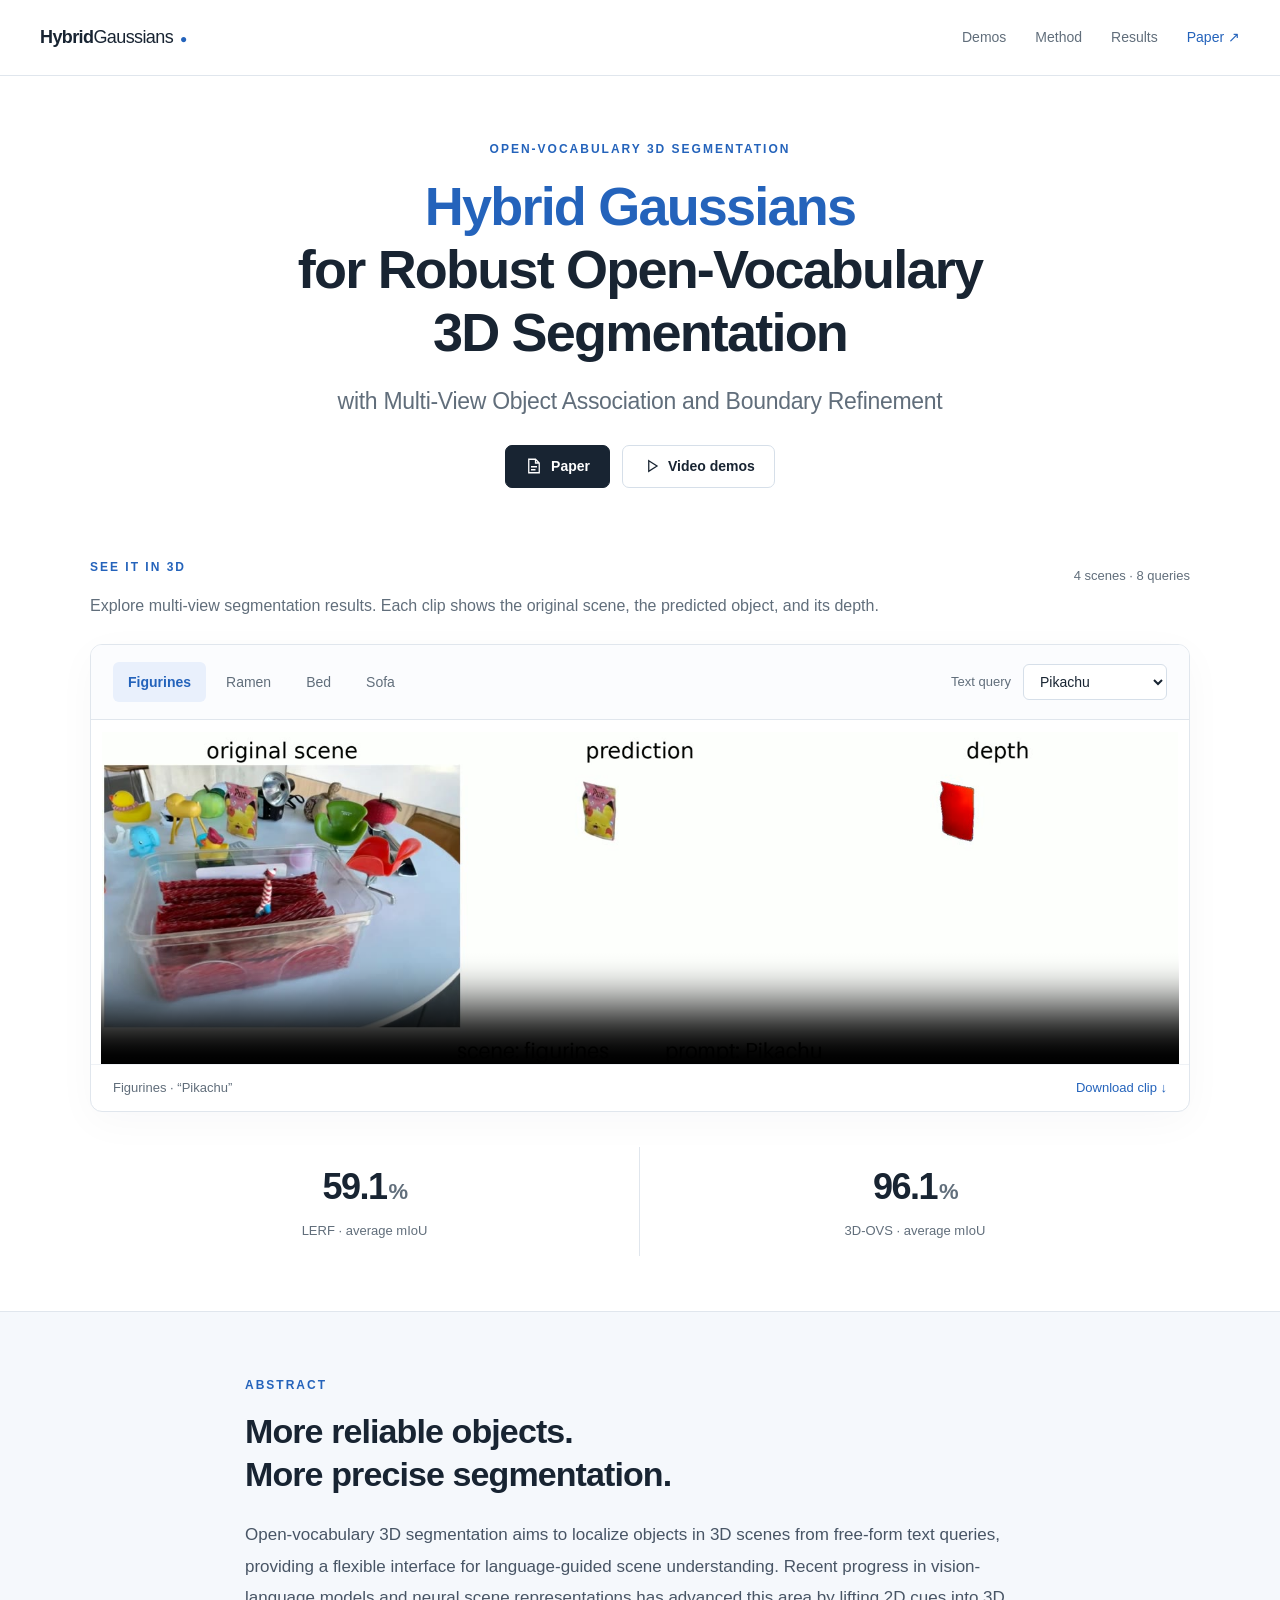
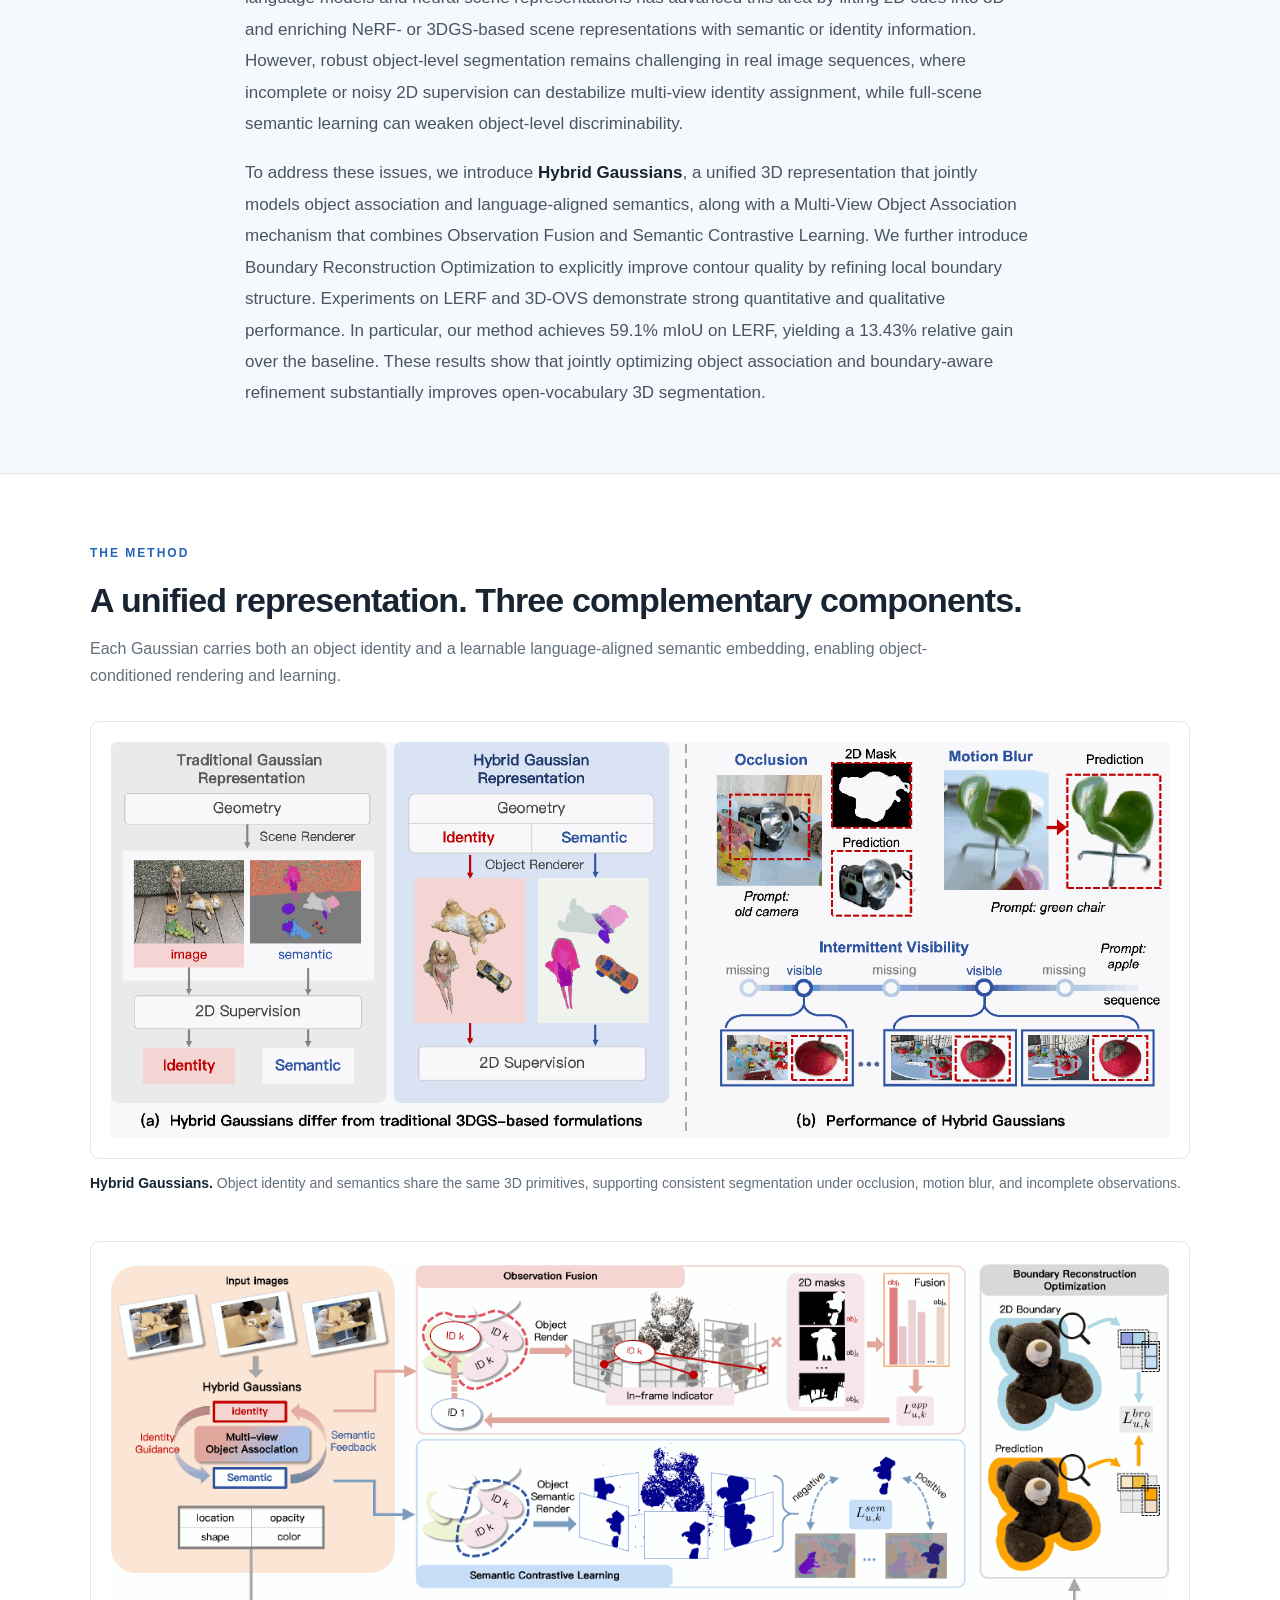
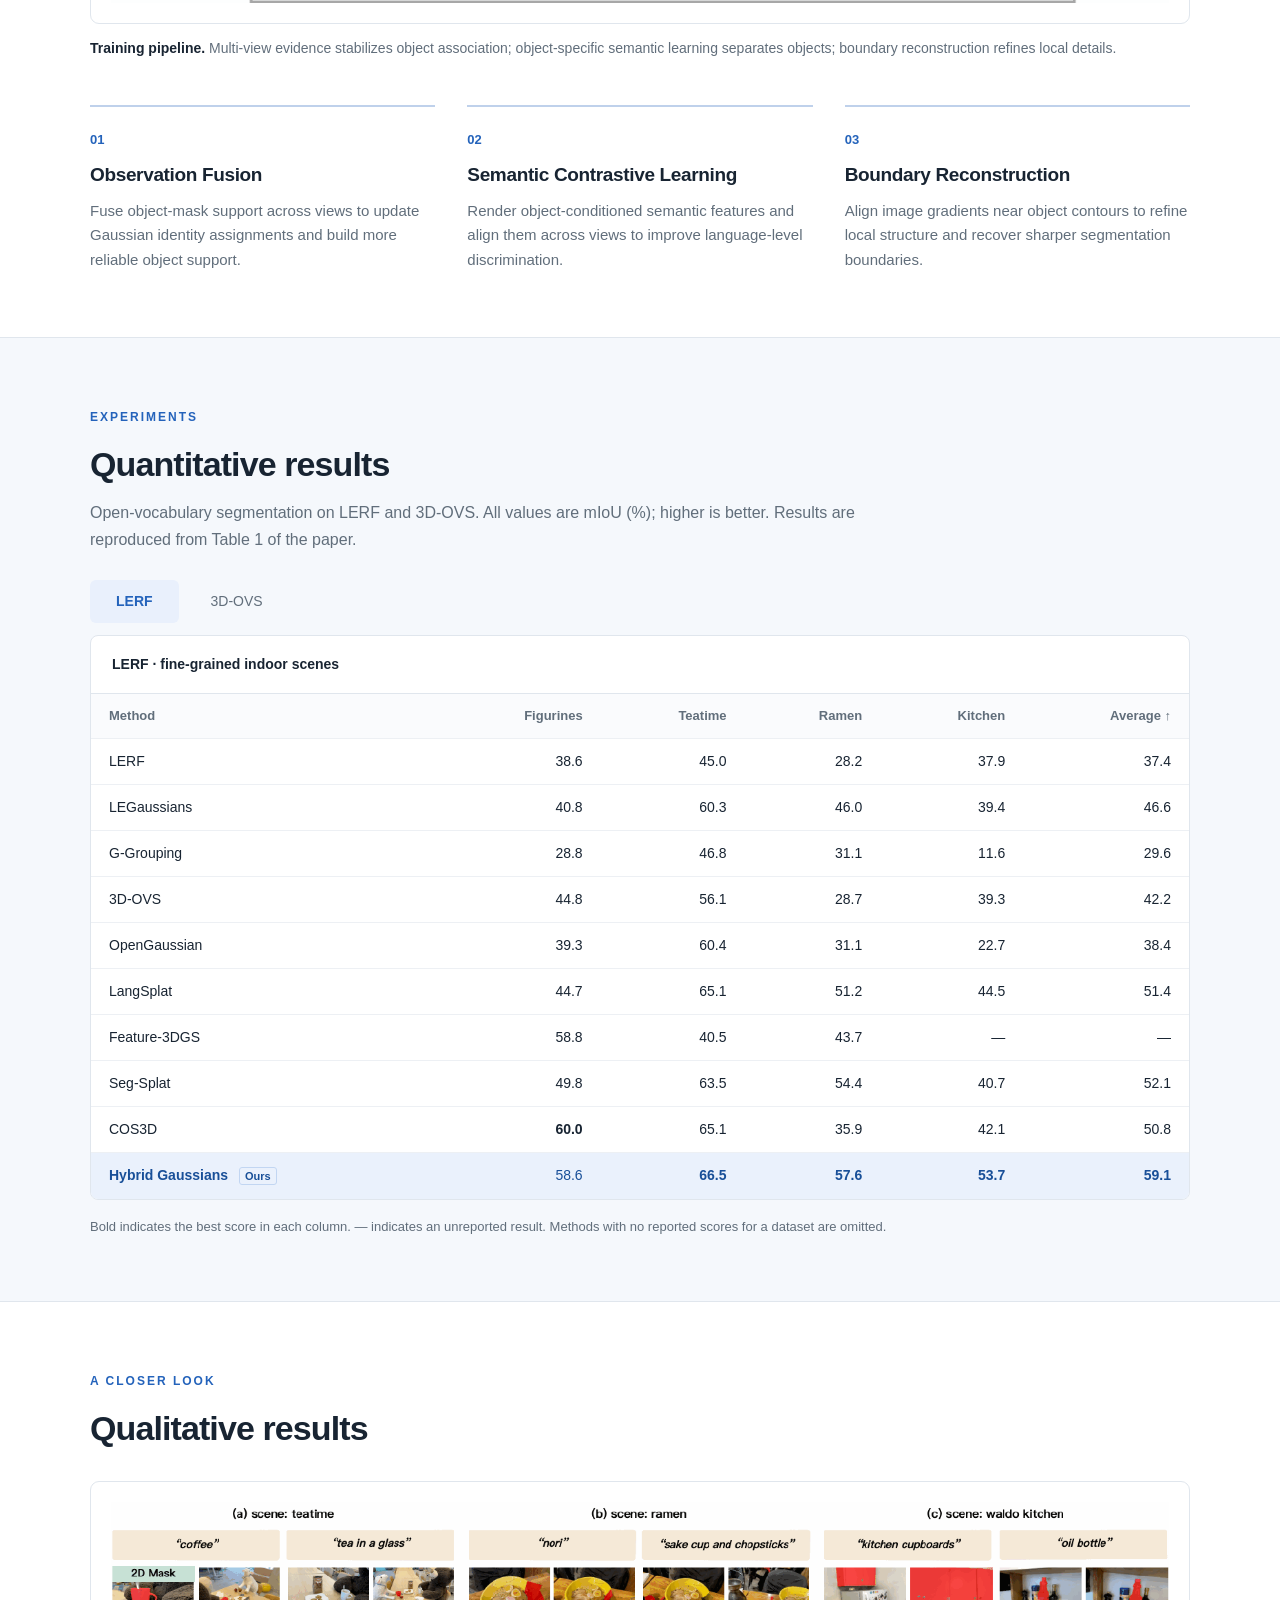
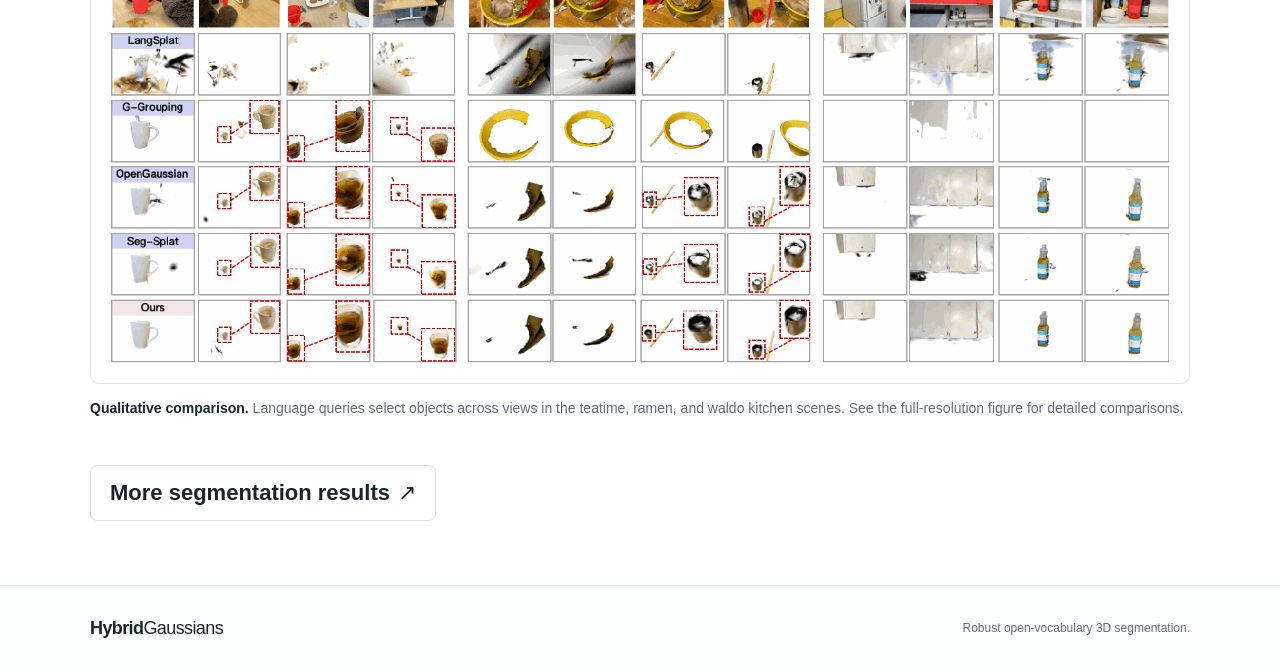
<file: index.html>
<!doctype html>
<html lang="en">
<head>
  <meta charset="utf-8"><meta name="viewport" content="width=device-width, initial-scale=1">
  <title>Hybrid Gaussians | Robust Open-Vocabulary 3D Segmentation</title>
  <meta name="description" content="Hybrid Gaussians for Robust Open-Vocabulary 3D Segmentation with Multi-View Object Association and Boundary Refinement. Research paper, results, and eight multi-view video demonstrations.">
  <meta name="theme-color" content="#ffffff">
  <meta property="og:title" content="Hybrid Gaussians for Robust Open-Vocabulary 3D Segmentation">
  <meta property="og:description" content="Unifying object identity and language-aligned semantics for consistent 3D segmentation and sharper boundaries.">
  <meta property="og:type" content="website">
  <link rel="canonical" href="https://nora202.github.io/hybridgaussians/">
  <link rel="stylesheet" href="styles.css?v=button-22px"><script src="script.js" defer></script>
</head>
<body>
<a class="skip" href="#main">Skip to content</a>
<header class="site-header"><a class="wordmark" href="#">Hybrid<span>Gaussians</span><span class="mark" aria-hidden="true">●</span></a><nav aria-label="Main navigation"><a href="#demos">Demos</a><a href="#method">Method</a><a href="#results">Results</a><a href="assets/papers/view.pdf">Paper <span aria-hidden="true">↗</span></a></nav></header>
<main id="main">
<section class="hero wrap">
  <p class="eyebrow">OPEN-VOCABULARY 3D SEGMENTATION</p>
  <h1><span>Hybrid Gaussians</span><br>for Robust Open-Vocabulary<br class="desktop-break"> 3D Segmentation</h1>
  <p class="subtitle">with Multi-View Object Association<br class="mobile-break"> and Boundary Refinement</p>
  <div class="resources"><a class="button primary" href="assets/papers/view.pdf"><svg viewBox="0 0 24 24" fill="none" stroke="currentColor" stroke-width="1.7" aria-hidden="true"><path d="M14 3H5v18h14V8zM14 3v5h5M8 13h8M8 17h6"/></svg>Paper</a><a class="button" href="#demos"><svg viewBox="0 0 24 24" fill="none" stroke="currentColor" stroke-width="1.7" aria-hidden="true"><path d="m9 5 11 7-11 7z"/></svg>Video demos</a></div>
</section>
<section id="demos" class="wrap demo-section" aria-label="Video demos">
  <div class="section-top"><div><p class="eyebrow">SEE IT IN 3D</p></div><span class="section-note">4 scenes · 8 queries</span></div>
  <p class="intro">Explore multi-view segmentation results. Each clip shows the original scene, the predicted object, and its depth.</p>
  <div class="demo-panel">
    <div class="demo-controls"><div class="scene-options" role="group" aria-label="Choose a scene"><button class="scene active" data-scene="figurines" aria-pressed="true">Figurines</button><button class="scene" data-scene="ramen" aria-pressed="false">Ramen</button><button class="scene" data-scene="bed" aria-pressed="false">Bed</button><button class="scene" data-scene="sofa" aria-pressed="false">Sofa</button></div><div class="query-control"><label for="query">Text query</label><select id="query"><option value="Pikachu">Pikachu</option><option value="jake">jake</option></select></div></div>
    <div class="video-stage"><video id="demo-video" controls muted loop playsinline preload="metadata" poster="assets/images/figurines-Pikachu.jpg" aria-label="Figurines scene, Pikachu query: original scene, prediction, and depth"><source src="assets/videos/scene_figurines_prompt_Pikachu.mp4" type="video/mp4">Your browser does not support video. <a href="assets/videos/scene_figurines_prompt_Pikachu.mp4">Download the demo.</a></video></div>
    <div class="demo-caption"><span id="demo-caption" aria-live="polite">Figurines · “Pikachu”</span><a id="video-download" href="assets/videos/scene_figurines_prompt_Pikachu.mp4" download>Download clip <span aria-hidden="true">↓</span></a></div>
    <p id="video-status" role="status" hidden></p>
  </div>
  <noscript><p>All videos: <a href="assets/videos/scene_figurines_prompt_jake.mp4">jake</a> · <a href="assets/videos/scene_figurines_prompt_Pikachu.mp4">Pikachu</a> · <a href="assets/videos/scene_ramen_prompt_eggs.mp4">eggs</a> · <a href="assets/videos/scene_ramen_prompt_pork_belly.mp4">pork belly</a> · <a href="assets/videos/scene_bed_prompt_camera.mp4">camera</a> · <a href="assets/videos/scene_bed_prompt_shoe.mp4">shoe</a> · <a href="assets/videos/scene_sofa_prompt_Gundam.mp4">Gundam</a> · <a href="assets/videos/scene_sofa_prompt_UNO_cards.mp4">UNO cards</a>.</p></noscript>
  <div class="metrics"><div><strong>59.1<span>%</span></strong><p>LERF · average mIoU</p></div><div><strong>96.1<span>%</span></strong><p>3D-OVS · average mIoU</p></div></div>
</section>
<section id="abstract" class="abstract-band"><div class="reading"><p class="eyebrow">ABSTRACT</p><h2>More reliable objects.<br>More precise segmentation.</h2><p>Open-vocabulary 3D segmentation aims to localize objects in 3D scenes from free-form text queries, providing a flexible interface for language-guided scene understanding. Recent progress in vision-language models and neural scene representations has advanced this area by lifting 2D cues into 3D and enriching NeRF- or 3DGS-based scene representations with semantic or identity information. However, robust object-level segmentation remains challenging in real image sequences, where incomplete or noisy 2D supervision can destabilize multi-view identity assignment, while full-scene semantic learning can weaken object-level discriminability.</p><p>To address these issues, we introduce <strong>Hybrid Gaussians</strong>, a unified 3D representation that jointly models object association and language-aligned semantics, along with a Multi-View Object Association mechanism that combines Observation Fusion and Semantic Contrastive Learning. We further introduce Boundary Reconstruction Optimization to explicitly improve contour quality by refining local boundary structure. Experiments on LERF and 3D-OVS demonstrate strong quantitative and qualitative performance. In particular, our method achieves 59.1% mIoU on LERF, yielding a 13.43% relative gain over the baseline. These results show that jointly optimizing object association and boundary-aware refinement substantially improves open-vocabulary 3D segmentation.</p></div></section>
<section id="method" class="wrap content-section"><p class="eyebrow">THE METHOD</p><h2>A unified representation. Three complementary components.</h2><p class="intro">Each Gaussian carries both an object identity and a learnable language-aligned semantic embedding, enabling object-conditioned rendering and learning.</p>
  <figure class="paper-figure"><a href="assets/images/overview.png" target="_blank" rel="noopener" aria-label="Open the representation overview at full resolution"><img src="assets/images/overview.png" alt="Traditional Gaussian attributes compared with the hybrid identity and semantic representation, with examples of occlusion, motion blur, and intermittent visibility." width="1537" height="580" loading="lazy"></a><figcaption><strong>Hybrid Gaussians.</strong> Object identity and semantics share the same 3D primitives, supporting consistent segmentation under occlusion, motion blur, and incomplete observations.</figcaption></figure>
  <figure class="paper-figure pipeline"><a href="assets/papers/pipeline.pdf" target="_blank" rel="noopener" aria-label="Open the training pipeline at full resolution"><img src="assets/images/training-pipeline.png" alt="Training pipeline linking input images and hybrid Gaussians to observation fusion, semantic contrastive learning, and boundary reconstruction optimization." width="2600" height="838" loading="lazy"></a><figcaption><strong>Training pipeline.</strong> Multi-view evidence stabilizes object association; object-specific semantic learning separates objects; boundary reconstruction refines local details.</figcaption></figure>
  <div class="method-grid"><article><span class="step">01</span><h3>Observation Fusion</h3><p>Fuse object-mask support across views to update Gaussian identity assignments and build more reliable object support.</p></article><article><span class="step">02</span><h3>Semantic Contrastive Learning</h3><p>Render object-conditioned semantic features and align them across views to improve language-level discrimination.</p></article><article><span class="step">03</span><h3>Boundary Reconstruction</h3><p>Align image gradients near object contours to refine local structure and recover sharper segmentation boundaries.</p></article></div>
</section>
<section id="results" class="results-band"><div class="wrap content-section"><p class="eyebrow">EXPERIMENTS</p><h2>Quantitative results</h2><p class="intro">Open-vocabulary segmentation on LERF and 3D-OVS. All values are mIoU (%); higher is better. Results are reproduced from Table 1 of the paper.</p>
<div class="table-tabs" role="group" aria-label="Choose benchmark"><button class="benchmark active" data-benchmark="lerf" aria-pressed="true">LERF</button><button class="benchmark" data-benchmark="ovs" aria-pressed="false">3D-OVS</button></div>
<div id="lerf-table" class="table-scroll" role="region" aria-label="LERF results" tabindex="0"><table><caption>LERF · fine-grained indoor scenes</caption><thead><tr><th scope="col">Method</th><th scope="col">Figurines</th><th scope="col">Teatime</th><th scope="col">Ramen</th><th scope="col">Kitchen</th><th scope="col">Average ↑</th></tr></thead><tbody>
<tr><th scope="row">LERF</th><td>38.6</td><td>45.0</td><td>28.2</td><td>37.9</td><td>37.4</td></tr>
<tr><th scope="row">LEGaussians</th><td>40.8</td><td>60.3</td><td>46.0</td><td>39.4</td><td>46.6</td></tr>
<tr><th scope="row">G-Grouping</th><td>28.8</td><td>46.8</td><td>31.1</td><td>11.6</td><td>29.6</td></tr>
<tr><th scope="row">3D-OVS</th><td>44.8</td><td>56.1</td><td>28.7</td><td>39.3</td><td>42.2</td></tr>
<tr><th scope="row">OpenGaussian</th><td>39.3</td><td>60.4</td><td>31.1</td><td>22.7</td><td>38.4</td></tr>
<tr><th scope="row">LangSplat</th><td>44.7</td><td>65.1</td><td>51.2</td><td>44.5</td><td>51.4</td></tr>
<tr><th scope="row">Feature-3DGS</th><td>58.8</td><td>40.5</td><td>43.7</td><td>—</td><td>—</td></tr>
<tr><th scope="row">Seg-Splat</th><td>49.8</td><td>63.5</td><td>54.4</td><td>40.7</td><td>52.1</td></tr>
<tr><th scope="row">COS3D</th><td><strong>60.0</strong></td><td>65.1</td><td>35.9</td><td>42.1</td><td>50.8</td></tr>
<tr class="ours"><th scope="row">Hybrid Gaussians <span>Ours</span></th><td>58.6</td><td><strong>66.5</strong></td><td><strong>57.6</strong></td><td><strong>53.7</strong></td><td><strong>59.1</strong></td></tr>
</tbody></table></div>
<div id="ovs-table" class="table-scroll" role="region" aria-label="3D-OVS results" tabindex="0"><table><caption>3D-OVS · language-driven scene segmentation</caption><thead><tr><th scope="col">Method</th><th scope="col">Bed</th><th scope="col">Bench</th><th scope="col">Room</th><th scope="col">Sofa</th><th scope="col">Lawn</th><th scope="col">Average ↑</th></tr></thead><tbody>
<tr><th scope="row">LERF</th><td>73.5</td><td>53.2</td><td>46.6</td><td>27.0</td><td>73.7</td><td>54.8</td></tr>
<tr><th scope="row">ODISE</th><td>52.6</td><td>24.1</td><td>52.5</td><td>48.3</td><td>39.8</td><td>43.5</td></tr>
<tr><th scope="row">OV-Seg</th><td>79.8</td><td>88.9</td><td>71.4</td><td>66.1</td><td>81.2</td><td>77.5</td></tr>
<tr><th scope="row">LEGaussians</th><td>52.8</td><td>61.3</td><td>51.8</td><td>42.0</td><td>59.6</td><td>53.5</td></tr>
<tr><th scope="row">G-Grouping</th><td>64.5</td><td><strong>95.6</strong></td><td>96.4</td><td>91.3</td><td><strong>97.0</strong></td><td>89.0</td></tr>
<tr><th scope="row">3D-OVS</th><td>89.5</td><td>89.3</td><td>92.8</td><td>74.0</td><td>88.2</td><td>86.8</td></tr>
<tr><th scope="row">LangSplat</th><td>92.5</td><td>94.2</td><td>94.1</td><td>90.0</td><td>96.1</td><td>93.4</td></tr>
<tr><th scope="row">Feature-3DGS</th><td>83.5</td><td>90.7</td><td>84.7</td><td>86.9</td><td>93.4</td><td>87.8</td></tr>
<tr><th scope="row">Laser</th><td>91.4</td><td>88.3</td><td>92.8</td><td>86.0</td><td>88.2</td><td>89.3</td></tr>
<tr><th scope="row">SAGA</th><td><strong>97.4</strong></td><td>95.4</td><td>96.8</td><td>93.5</td><td>96.6</td><td>96.0</td></tr>
<tr><th scope="row">Seg-Splat</th><td>95.8</td><td>95.1</td><td>78.4</td><td>94.1</td><td>93.0</td><td>91.3</td></tr>
<tr class="ours"><th scope="row">Hybrid Gaussians <span>Ours</span></th><td>96.4</td><td>94.9</td><td><strong>98.0</strong></td><td><strong>94.5</strong></td><td>96.8</td><td><strong>96.1</strong></td></tr>
</tbody></table></div><p class="table-note">Bold indicates the best score in each column. — indicates an unreported result. Methods with no reported scores for a dataset are omitted.</p>
</div></section>
<section class="wrap content-section"><p class="eyebrow">A CLOSER LOOK</p><h2>Qualitative results</h2><figure class="paper-figure"><a href="assets/images/comparisons.png" target="_blank" rel="noopener" aria-label="Open qualitative comparisons at full resolution"><img src="assets/images/comparisons.png" alt="Multi-view segmentation comparisons on teatime, ramen, and waldo kitchen for LangSplat, Gaussian Grouping, OpenGaussian, Seg-Splat, and our method." width="1537" height="670" loading="lazy"></a><figcaption><strong>Qualitative comparison.</strong> Language queries select objects across views in the teatime, ramen, and waldo kitchen scenes. See the full-resolution figure for detailed comparisons.</figcaption></figure>
<p class="more-results-link"><a class="button" href="more-segmentation-results.html">More segmentation results <span aria-hidden="true">↗</span></a></p>
</section>
</main>
<footer><div class="wrap footer-inner"><a class="wordmark" href="#">Hybrid<span>Gaussians</span></a><p>Robust open-vocabulary 3D segmentation.</p></div></footer>
</body></html>
</file>
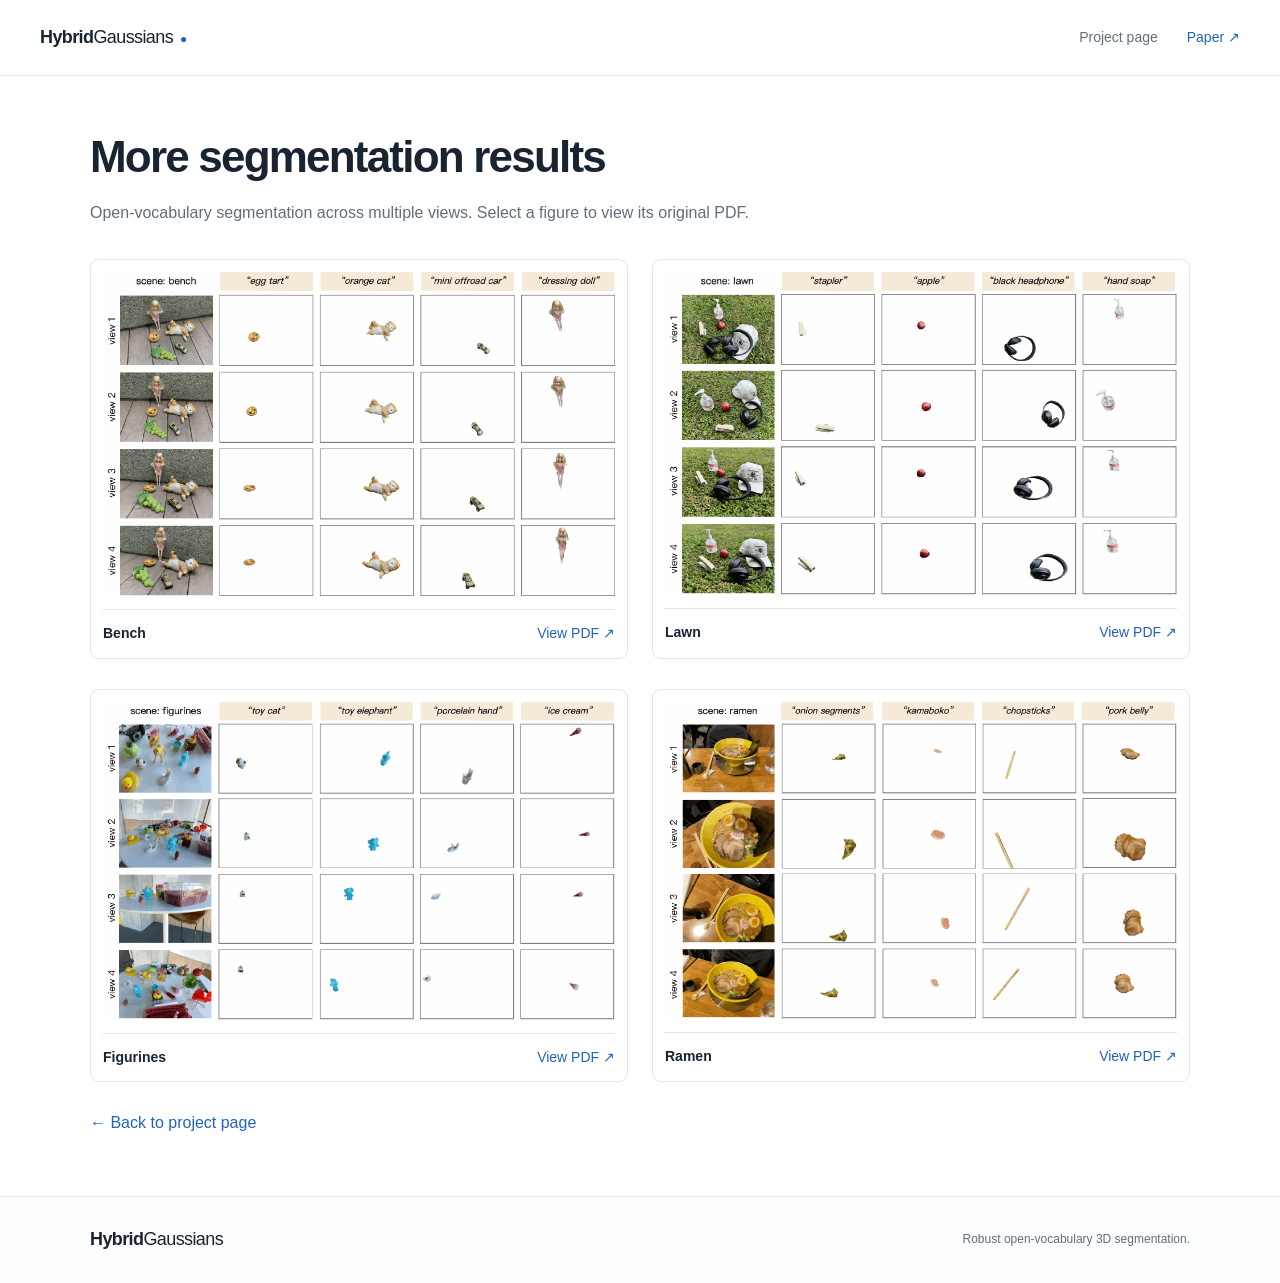
<file: more-segmentation-results.html>
<!doctype html><html lang="en"><head><meta charset="utf-8"><meta name="viewport" content="width=device-width, initial-scale=1"><title>More segmentation results | Hybrid Gaussians</title><meta name="description" content="Additional open-vocabulary segmentation results on the bench, lawn, figurines, and ramen scenes."><link rel="canonical" href="https://nora202.github.io/hybridgaussians/more-segmentation-results.html"><link rel="stylesheet" href="styles.css?v=button-22px"></head><body><a class="skip" href="#main">Skip to content</a><header class="site-header"><a class="wordmark" href="index.html">Hybrid<span>Gaussians</span><span class="mark" aria-hidden="true">●</span></a><nav aria-label="Main navigation"><a href="index.html">Project page</a><a href="assets/papers/view.pdf">Paper ↗</a></nav></header><main id="main" class="wrap segmentation-page"><h1>More segmentation results</h1><p class="intro">Open-vocabulary segmentation across multiple views. Select a figure to view its original PDF.</p><div class="segmentation-grid"><figure class="segmentation-card"><a href="assets/papers/appendix_1.pdf" target="_blank" rel="noopener" aria-label="Open bench segmentation results PDF"><img src="assets/images/appendix_1.png" width="1800" height="1141" alt="Open-vocabulary segmentation results across four views in the bench scene." loading="lazy"></a><figcaption><strong>Bench</strong><a href="assets/papers/appendix_1.pdf" target="_blank" rel="noopener">View PDF ↗</a></figcaption></figure>
<figure class="segmentation-card"><a href="assets/papers/appendix_2.pdf" target="_blank" rel="noopener" aria-label="Open lawn segmentation results PDF"><img src="assets/images/appendix_2.png" width="1800" height="1137" alt="Open-vocabulary segmentation results across four views in the lawn scene." loading="lazy"></a><figcaption><strong>Lawn</strong><a href="assets/papers/appendix_2.pdf" target="_blank" rel="noopener">View PDF ↗</a></figcaption></figure>
<figure class="segmentation-card"><a href="assets/papers/appendix_3.pdf" target="_blank" rel="noopener" aria-label="Open figurines segmentation results PDF"><img src="assets/images/appendix_3.png" width="1800" height="1118" alt="Open-vocabulary segmentation results across four views in the figurines scene." loading="lazy"></a><figcaption><strong>Figurines</strong><a href="assets/papers/appendix_3.pdf" target="_blank" rel="noopener">View PDF ↗</a></figcaption></figure>
<figure class="segmentation-card"><a href="assets/papers/appendix_4.pdf" target="_blank" rel="noopener" aria-label="Open ramen segmentation results PDF"><img src="assets/images/appendix_4.png" width="1800" height="1115" alt="Open-vocabulary segmentation results across four views in the ramen scene." loading="lazy"></a><figcaption><strong>Ramen</strong><a href="assets/papers/appendix_4.pdf" target="_blank" rel="noopener">View PDF ↗</a></figcaption></figure></div><p class="more-results-link"><a href="index.html">← Back to project page</a></p></main><footer><div class="wrap footer-inner"><a class="wordmark" href="index.html">Hybrid<span>Gaussians</span></a><p>Robust open-vocabulary 3D segmentation.</p></div></footer></body></html>
</file>
<file: styles.css>
:root{--ink:#182432;--muted:#616e7b;--blue:#2463bb;--line:#e0e6ed;--soft:#f5f8fc;--max:1100px;font-family:Inter,-apple-system,BlinkMacSystemFont,"Segoe UI",Arial,sans-serif;color:var(--ink);font-synthesis:none}*{box-sizing:border-box}html{scroll-behavior:smooth;scroll-padding-top:90px}body{margin:0;background:#fff;line-height:1.65}a{color:var(--blue);text-decoration:none}a:hover{text-decoration:underline}button,select{font:inherit}button,a,select{-webkit-tap-highlight-color:transparent}button{cursor:pointer}a:focus-visible,button:focus-visible,select:focus-visible,[tabindex]:focus-visible{outline:3px solid #2463bb;outline-offset:5px}button:disabled{cursor:default}img{display:block;width:100%;height:auto}figure{margin:0}.wrap{width:min(var(--max),calc(100% - 64px));margin-inline:auto}.reading{width:min(790px,calc(100% - 64px));margin-inline:auto}.site-header{height:76px;max-width:1280px;margin:auto;display:flex;align-items:center;justify-content:space-between;padding:0 40px;border-bottom:1px solid var(--line)}.wordmark{font-size:18px;letter-spacing:-.6px;font-weight:750;color:var(--ink)}.wordmark span{font-weight:450}.wordmark .mark{color:var(--blue);font-size:12px;margin-left:7px}.site-header nav{display:flex;gap:29px;font-size:14px}.site-header nav a{color:var(--muted)}.site-header nav a:last-child{color:var(--blue)}.hero{text-align:center;padding-top:64px;padding-bottom:50px}.eyebrow{font-size:12px;letter-spacing:2px;font-weight:700;color:var(--blue);margin:0 0 15px}h1{font-size:clamp(32px,4.4vw,54px);font-weight:650;line-height:1.17;letter-spacing:-1.8px;margin:0}h1>span{color:var(--blue)}.subtitle{font-size:clamp(18px,2vw,23px);color:var(--muted);margin:20px 0 26px;line-height:1.5;letter-spacing:-.3px}.mobile-break{display:none}.resources{display:flex;justify-content:center;gap:12px;flex-wrap:wrap}.button{display:inline-flex;align-items:center;gap:8px;border:1px solid #d6dfe9;border-radius:7px;padding:9px 19px;font-size:14px;font-weight:550;color:var(--ink);background:white;transition:background .15s}.button:hover{text-decoration:none;background:var(--soft)}.button.primary{background:var(--ink);color:white;border-color:var(--ink)}.button.primary:hover{background:var(--blue)}.button svg{width:18px;height:18px}.section-top{display:flex;justify-content:space-between;align-items:flex-end;gap:20px}.section-note{font-size:13px;color:var(--muted);white-space:nowrap;padding-bottom:6px}h2{font-size:clamp(26px,3vw,34px);line-height:1.25;letter-spacing:-.9px;font-weight:600;margin:0 0 15px}h3{font-size:19px;font-weight:600;line-height:1.4;letter-spacing:-.35px;margin:10px 0}p{margin:0 0 18px}.intro{color:var(--muted);max-width:850px;font-size:16px}.demo-section{padding-top:20px}.demo-panel{margin-top:25px;border:1px solid var(--line);border-radius:12px;overflow:hidden;background:white;box-shadow:0 10px 40px #18243208}.demo-controls{display:flex;align-items:center;justify-content:space-between;gap:18px;padding:17px 22px;border-bottom:1px solid var(--line);background:#fbfcfe}.scene-options{display:flex;gap:5px}.scene,.benchmark{border:0;background:transparent;border-radius:6px;padding:8px 15px;color:var(--muted);font-size:14px;min-height:40px}.scene.active,.benchmark.active{color:var(--blue);background:#e9f0fc;font-weight:650}.scene:hover,.benchmark:hover{background:#eef2f7}.query-control{display:flex;align-items:center;gap:12px}.query-control label{font-size:13px;color:var(--muted)}select{padding:8px 30px 8px 12px;border-radius:6px;border:1px solid #d6dfe9;background:white;color:var(--ink);min-width:144px;font-size:14px}.video-stage{background:white;padding:12px 10px 0}.video-stage video{width:100%;display:block;aspect-ratio:2992/922;background:#fff}.demo-caption{padding:12px 22px;display:flex;justify-content:space-between;border-top:1px solid #eff2f6;font-size:13px;color:var(--muted)}#video-status{padding:10px 22px;color:#8b3014}.metrics{display:grid;grid-template-columns:repeat(2,1fr);margin:35px 0 55px;text-align:center}.metrics>div{padding:10px 20px;border-right:1px solid var(--line)}.metrics>div:last-child{border:0}.metrics strong{font-size:36px;font-weight:600;letter-spacing:-1.5px;font-variant-numeric:tabular-nums}.metrics strong span{font-size:22px;color:var(--muted);margin-left:2px}.metrics p{font-size:13px;color:var(--muted);margin:4px 0}.abstract-band{padding:64px 0;background:var(--soft);border-block:1px solid var(--line)}.abstract-band h2{margin-bottom:24px}.abstract-band p:not(.eyebrow){font-size:17px;line-height:1.85;color:#485565}.abstract-band p:last-child{margin:0}.abstract-band strong{font-weight:600;color:var(--ink)}.content-section{padding-top:70px;padding-bottom:64px}.paper-figure{margin:32px 0 45px}.paper-figure img{background:white}.paper-figure a{display:block;padding:20px;border:1px solid var(--line);border-radius:9px}.paper-figure figcaption,figcaption{font-size:14px;line-height:1.65;color:var(--muted);margin-top:13px}.paper-figure figcaption strong{color:var(--ink);font-weight:600}.method-grid{display:grid;grid-template-columns:repeat(3,1fr);gap:32px;margin-top:38px}.method-grid article{border-top:2px solid #bfd1eb;padding-top:19px}.step{font-size:13px;color:var(--blue);font-weight:600}.method-grid p{color:var(--muted);font-size:15px;margin-bottom:0}.results-band{background:var(--soft);border-block:1px solid var(--line)}.table-tabs{display:flex;gap:6px;margin:27px 0 12px}.benchmark{padding:10px 26px}.table-scroll{overflow-x:auto;background:white;border:1px solid var(--line);border-radius:8px}.table-scroll+.table-scroll{margin-top:24px}[hidden]{display:none!important}table{border-collapse:collapse;width:100%;white-space:nowrap;font-size:14px;font-variant-numeric:tabular-nums}caption{text-align:left;padding:17px 21px;font-size:14px;font-weight:600;border-bottom:1px solid var(--line)}th,td{padding:11px 18px;text-align:right;border-bottom:1px solid #edf0f4}thead th{font-size:13px;font-weight:600;color:var(--muted);background:#fafbfd}th:first-child{text-align:left}tbody th{font-weight:450}tbody tr:last-child th,tbody tr:last-child td{border-bottom:0}.ours{background:#eaf1fc;color:#184f98}.ours th{font-weight:650}.ours th span{font-size:11px;margin-left:7px;border:1px solid #c2d6f2;border-radius:3px;padding:2px 5px}.table-note{color:var(--muted);font-size:13px;margin:16px 0 0}footer{border-top:1px solid var(--line);padding:28px 0;background:#fcfdfe}.footer-inner{display:flex;align-items:center;justify-content:space-between;gap:20px;flex-wrap:wrap}.footer-inner p,.footer-inner>a:last-child{font-size:12px;color:var(--muted);margin:0}.skip{position:absolute;top:-100px;left:10px;background:white;padding:12px;z-index:10}.skip:focus{top:10px}@media(min-width:1500px){.hero{padding-top:78px;padding-bottom:60px}}@media(max-width:760px){.wrap,.reading{width:calc(100% - 36px)}.site-header{height:65px;padding:0 18px}.site-header nav{gap:15px;font-size:13px}.site-header nav a:nth-child(2){display:none}.wordmark{font-size:16px}.hero{padding-top:42px;padding-bottom:36px}h1{letter-spacing:-1px}.desktop-break{display:none}.mobile-break{display:block}.subtitle{margin-top:18px}.section-note{display:none}.section-top h2{font-size:27px}.demo-controls{align-items:stretch;flex-direction:column;padding:12px}.scene-options{justify-content:space-between}.scene{flex:1;padding:8px}.query-control{justify-content:space-between}.query-control select{flex:1;max-width:70%}.video-stage{padding:4px 0 0}.demo-caption{padding:10px 12px;font-size:12px}.metrics{margin:23px 0 37px}.metrics>div{padding:8px}.metrics strong{font-size:29px}.metrics strong span{font-size:17px}.metrics p{font-size:12px;line-height:1.5}.abstract-band{padding:42px 0}.abstract-band p:not(.eyebrow){font-size:16px}.content-section{padding:46px 0}.paper-figure{margin:25px 0 33px}.paper-figure a{padding:8px}.method-grid{grid-template-columns:1fr;gap:24px}th,td{padding:10px 14px}.footer-inner{gap:12px;flex-direction:column;align-items:flex-start}}@media(prefers-reduced-motion:reduce){html{scroll-behavior:auto}*{transition:none!important}}

.segmentation-page{padding-top:55px;padding-bottom:60px}.segmentation-page h1{font-size:clamp(30px,3.8vw,44px);margin-bottom:18px}.segmentation-grid{display:grid;grid-template-columns:repeat(2,minmax(0,1fr));gap:30px 24px;margin-top:32px}.segmentation-card{min-width:0;border:1px solid var(--line);border-radius:9px;padding:12px;background:white}.segmentation-card>a{display:block}.segmentation-card figcaption{display:flex;justify-content:space-between;gap:12px;border-top:1px solid var(--line);padding-top:12px}.segmentation-card strong{font-weight:600;color:var(--ink)}.more-results-link{margin:28px 0 0}.more-results-link .button{font-size:22px;font-weight:600}.segmentation-page .intro{max-width:none}@media(max-width:600px){.segmentation-page{padding-top:36px}.segmentation-grid{gap:18px 12px}.segmentation-card{padding:6px}.segmentation-card figcaption{font-size:12px;gap:4px;flex-wrap:wrap}}
</file>
